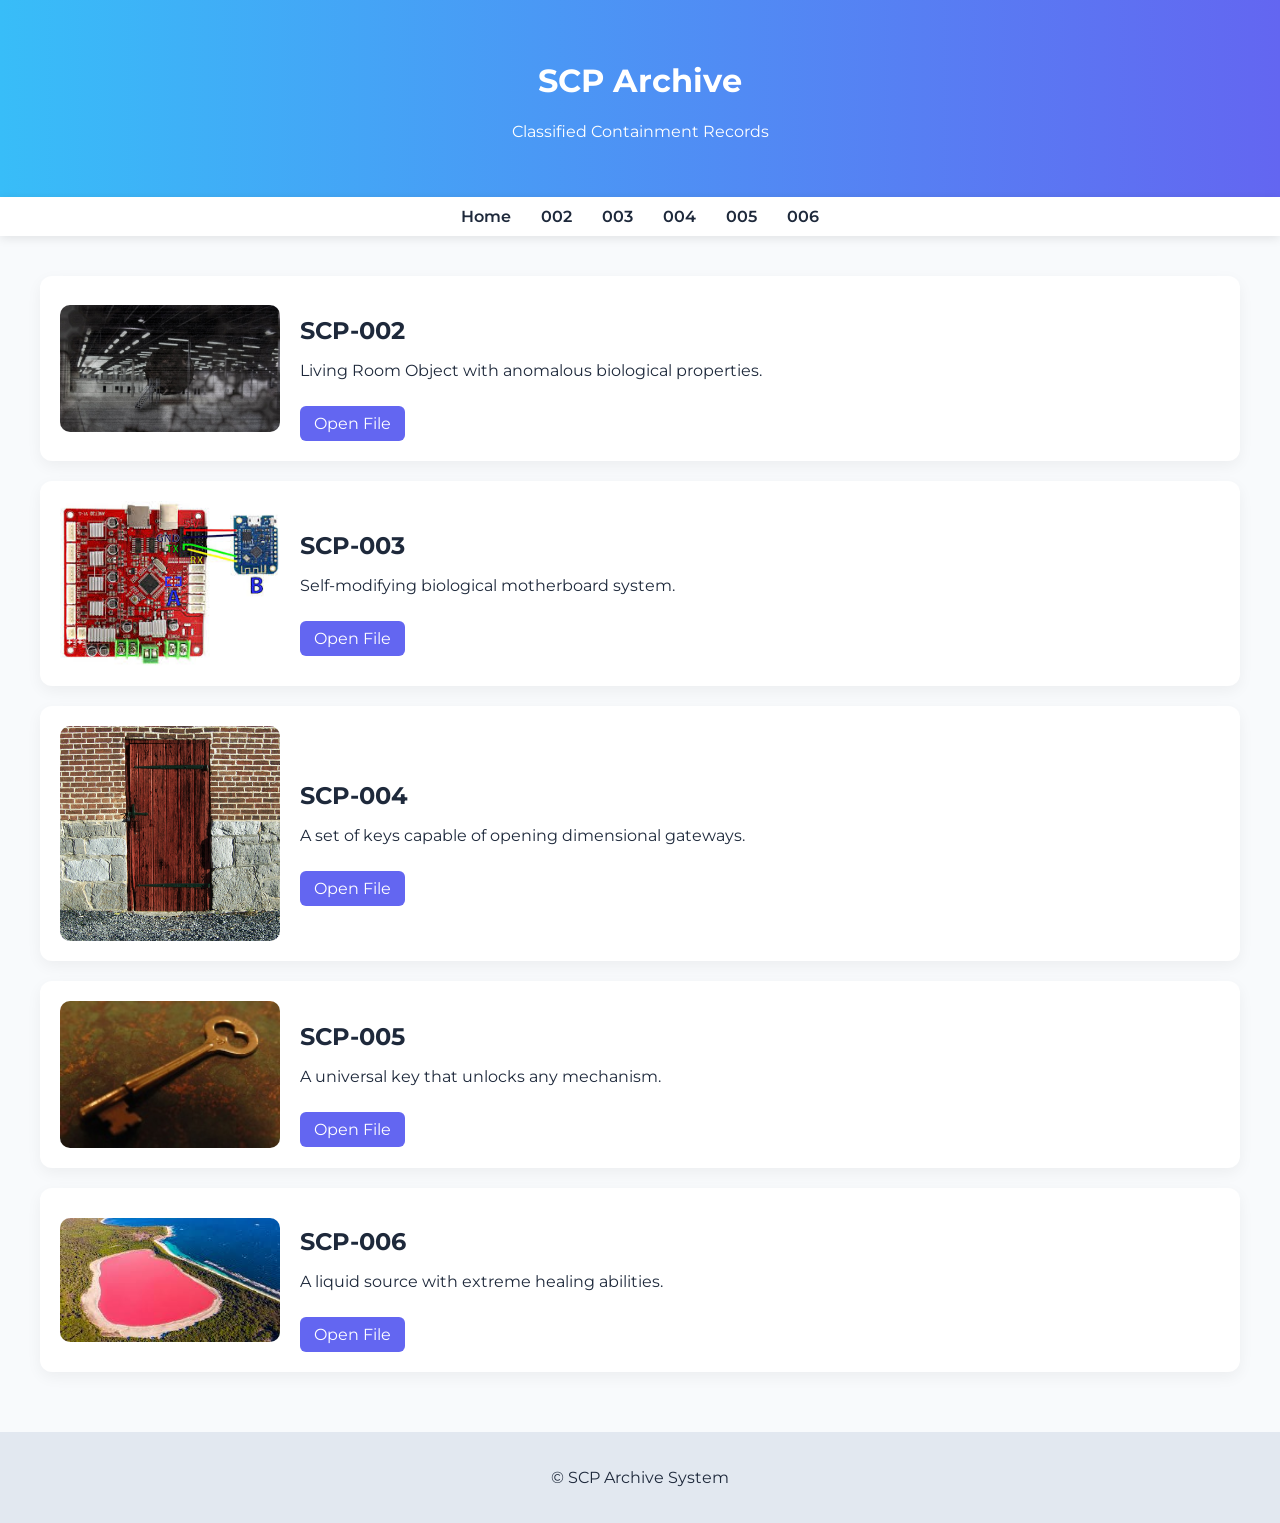
<file: index.html>
<!DOCTYPE html>
<html lang="en">
<head>
<meta charset="UTF-8">
<meta name="viewport" content="width=device-width, initial-scale=1.0">

<title>SCP Archive</title>

<link rel="stylesheet" href="style.css">

<!-- Different Font -->
<link href="https://fonts.googleapis.com/css2?family=Montserrat:wght@300;600&display=swap" rel="stylesheet">

</head>

<body>

<!-- HEADER -->
<header class="header">
    <h1>SCP Archive</h1>
    <p>Classified Containment Records</p>
</header>

<!-- NAV -->
<nav class="nav">
    <a href="index.html">Home</a>
    <a href="scp-002.html">002</a>
    <a href="/scp-003.html">003</a>
    <a href="/scp-004.html">004</a>
    <a href="/scp-005.html">005</a>
    <a href="/scp-006.html">006</a>
</nav>

<!-- CONTENT -->
<div class="container">

    <div class="row">
        <img src="images/scp002.jpg">
        <div>
            <h2>SCP-002</h2>
            <p>Living Room Object with anomalous biological properties.</p>
            <a href="/scp-002.html" class="btn">Open File</a>
        </div>
    </div>

    <div class="row">
        <img src="images/scp003.jpeg">
        <div>
            <h2>SCP-003</h2>
            <p>Self-modifying biological motherboard system.</p>
            <a href="/scp-003.html" class="btn">Open File</a>
        </div>
    </div>

    <div class="row">
        <img src="images/scp004.jpg">
        <div>
            <h2>SCP-004</h2>
            <p>A set of keys capable of opening dimensional gateways.</p>
            <a href="/scp-004.html" class="btn">Open File</a>
        </div>
    </div>

    <div class="row">
        <img src="images/scp005.jpg">
        <div>
            <h2>SCP-005</h2>
            <p>A universal key that unlocks any mechanism.</p>
            <a href="/scp-005.html" class="btn">Open File</a>
        </div>
    </div>

    <div class="row">
        <img src="images/scp006.jpeg">
        <div>
            <h2>SCP-006</h2>
            <p>A liquid source with extreme healing abilities.</p>
            <a href="/scp-006.html" class="btn">Open File</a>
        </div>
    </div>

</div>

<footer>
    <p>© SCP Archive System</p>
</footer>

</body>
</html>
</file>
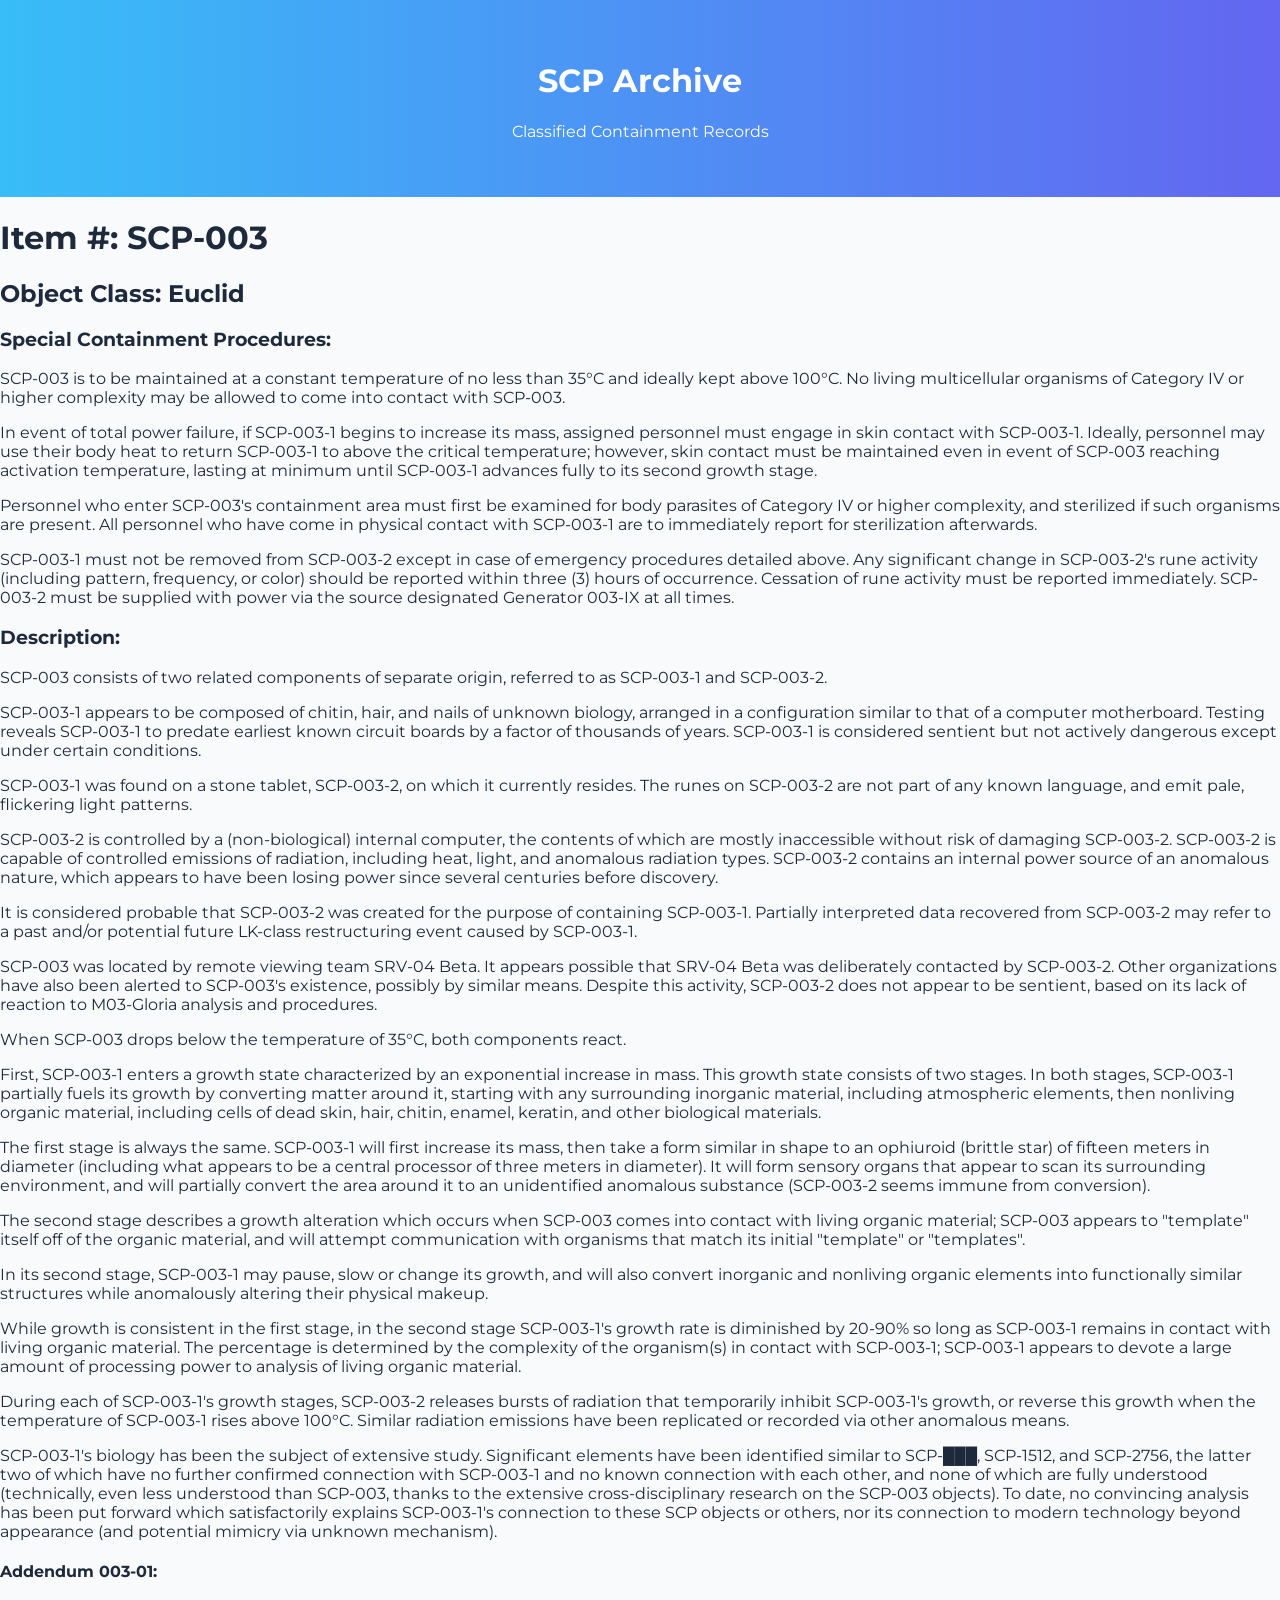
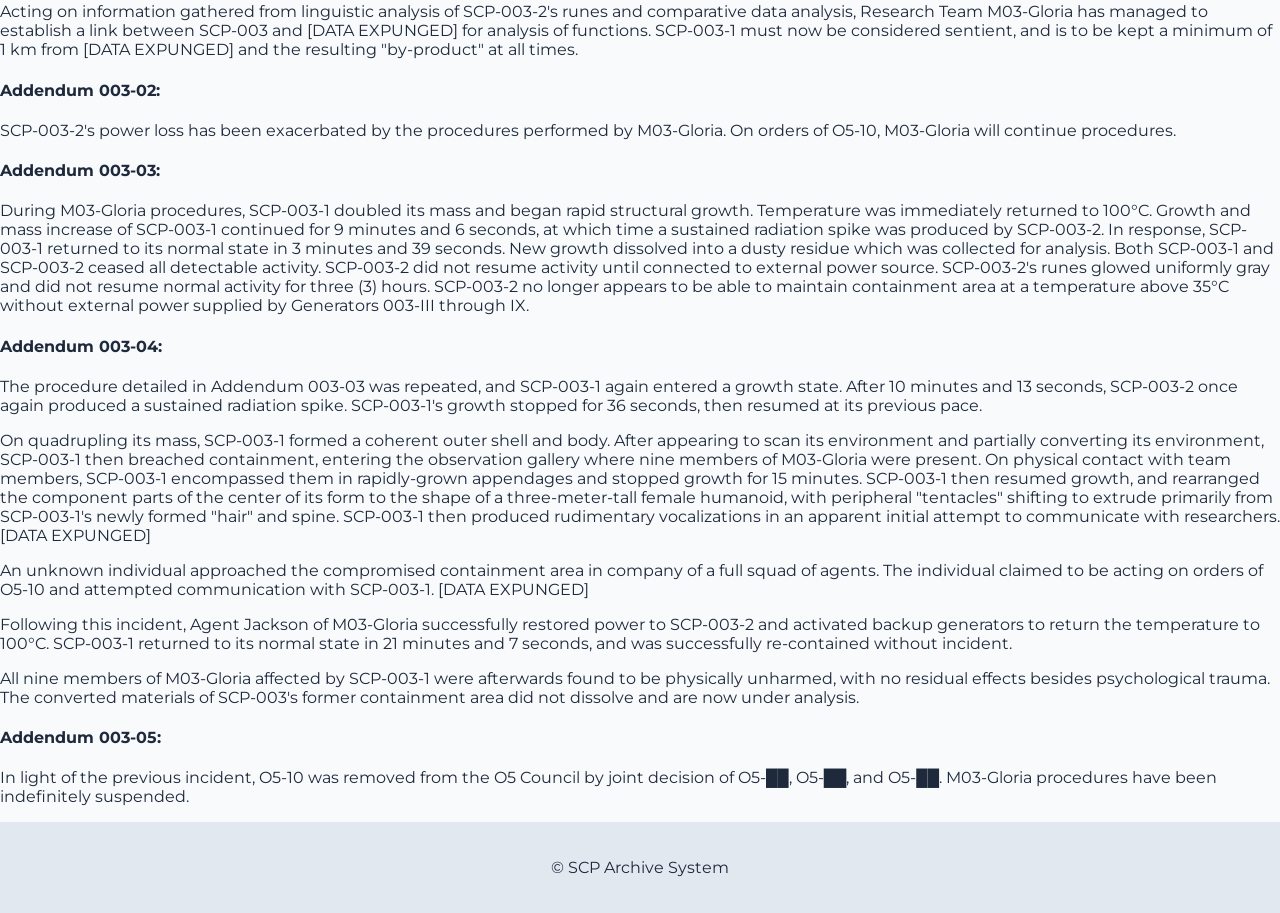
<file: scp-003.html>
<!DOCTYPE html>
<html lang="en">
<head>
<meta charset="UTF-8">
<meta name="viewport" content="width=device-width, initial-scale=1.0">

<title>SCP-003</title>

<link rel="stylesheet" href="/style.css">

<link href="https://fonts.googleapis.com/css2?family=Montserrat:wght@300;600&display=swap" rel="stylesheet">

</head>

<body>

<!-- HEADER -->
<header class="header">
    <h1>SCP Archive</h1>
    <p>Classified Containment Records</p>
</header>

  <body>
        <h1><b>Item #: </b>SCP-003</h1>
        <h2><b>Object Class: </b>Euclid</h2>
        <h3>Special Containment Procedures:</h3>
        <p>SCP-003 is to be maintained at a constant temperature of no less than 35°C and ideally kept above 100°C. No living multicellular organisms of Category IV or higher complexity may be allowed to come into contact with SCP-003.</p>
        <p>In event of total power failure, if SCP-003-1 begins to increase its mass, assigned personnel must engage in skin contact with SCP-003-1. Ideally, personnel may use their body heat to return SCP-003-1 to above the critical temperature; however, skin contact must be maintained even in event of SCP-003 reaching activation temperature, lasting at minimum until SCP-003-1 advances fully to its second growth stage.</p>
        <p>Personnel who enter SCP-003's containment area must first be examined for body parasites of Category IV or higher complexity, and sterilized if such organisms are present. All personnel who have come in physical contact with SCP-003-1 are to immediately report for sterilization afterwards.</p>
        <p>SCP-003-1 must not be removed from SCP-003-2 except in case of emergency procedures detailed above. Any significant change in SCP-003-2's rune activity (including pattern, frequency, or color) should be reported within three (3) hours of occurrence. Cessation of rune activity must be reported immediately. SCP-003-2 must be supplied with power via the source designated Generator 003-IX at all times.</p>
        <h3>Description:</h3>
        <p>SCP-003 consists of two related components of separate origin, referred to as SCP-003-1 and SCP-003-2.</p>
        <p>SCP-003-1 appears to be composed of chitin, hair, and nails of unknown biology, arranged in a configuration similar to that of a computer motherboard. Testing reveals SCP-003-1 to predate earliest known circuit boards by a factor of thousands of years. SCP-003-1 is considered sentient but not actively dangerous except under certain conditions.</p>
        <p>SCP-003-1 was found on a stone tablet, SCP-003-2, on which it currently resides. The runes on SCP-003-2 are not part of any known language, and emit pale, flickering light patterns.</p>
        <p>SCP-003-2 is controlled by a (non-biological) internal computer, the contents of which are mostly inaccessible without risk of damaging SCP-003-2. SCP-003-2 is capable of controlled emissions of radiation, including heat, light, and anomalous radiation types. SCP-003-2 contains an internal power source of an anomalous nature, which appears to have been losing power since several centuries before discovery.</p>
        <p>It is considered probable that SCP-003-2 was created for the purpose of containing SCP-003-1. Partially interpreted data recovered from SCP-003-2 may refer to a past and/or potential future LK-class restructuring event caused by SCP-003-1.</p>
        <p>SCP-003 was located by remote viewing team SRV-04 Beta. It appears possible that SRV-04 Beta was deliberately contacted by SCP-003-2. Other organizations have also been alerted to SCP-003's existence, possibly by similar means. Despite this activity, SCP-003-2 does not appear to be sentient, based on its lack of reaction to M03-Gloria analysis and procedures.</p>
        <p>When SCP-003 drops below the temperature of 35°C, both components react.</p>
        <p>First, SCP-003-1 enters a growth state characterized by an exponential increase in mass. This growth state consists of two stages. In both stages, SCP-003-1 partially fuels its growth by converting matter around it, starting with any surrounding inorganic material, including atmospheric elements, then nonliving organic material, including cells of dead skin, hair, chitin, enamel, keratin, and other biological materials.</p>
        <p>The first stage is always the same. SCP-003-1 will first increase its mass, then take a form similar in shape to an ophiuroid (brittle star) of fifteen meters in diameter (including what appears to be a central processor of three meters in diameter). It will form sensory organs that appear to scan its surrounding environment, and will partially convert the area around it to an unidentified anomalous substance (SCP-003-2 seems immune from conversion).</p>
        <p>The second stage describes a growth alteration which occurs when SCP-003 comes into contact with living organic material; SCP-003 appears to "template" itself off of the organic material, and will attempt communication with organisms that match its initial "template" or "templates".</p>
        <p>In its second stage, SCP-003-1 may pause, slow or change its growth, and will also convert inorganic and nonliving organic elements into functionally similar structures while anomalously altering their physical makeup.</p>
        <p>While growth is consistent in the first stage, in the second stage SCP-003-1's growth rate is diminished by 20-90% so long as SCP-003-1 remains in contact with living organic material. The percentage is determined by the complexity of the organism(s) in contact with SCP-003-1; SCP-003-1 appears to devote a large amount of processing power to analysis of living organic material.</p>
        <p>During each of SCP-003-1's growth stages, SCP-003-2 releases bursts of radiation that temporarily inhibit SCP-003-1's growth, or reverse this growth when the temperature of SCP-003-1 rises above 100°C. Similar radiation emissions have been replicated or recorded via other anomalous means.</p>
        <p>SCP-003-1's biology has been the subject of extensive study. Significant elements have been identified similar to SCP-███, SCP-1512, and SCP-2756, the latter two of which have no further confirmed connection with SCP-003-1 and no known connection with each other, and none of which are fully understood (technically, even less understood than SCP-003, thanks to the extensive cross-disciplinary research on the SCP-003 objects). To date, no convincing analysis has been put forward which satisfactorily explains SCP-003-1's connection to these SCP objects or others, nor its connection to modern technology beyond appearance (and potential mimicry via unknown mechanism).</p>
        <h4>Addendum 003-01:</h4>
        <p>Acting on information gathered from linguistic analysis of SCP-003-2's runes and comparative data analysis, Research Team M03-Gloria has managed to establish a link between SCP-003 and [DATA EXPUNGED] for analysis of functions. SCP-003-1 must now be considered sentient, and is to be kept a minimum of 1 km from [DATA EXPUNGED] and the resulting "by-product" at all times.</p>
        <h4>Addendum 003-02:</h4>
        <p>SCP-003-2's power loss has been exacerbated by the procedures performed by M03-Gloria. On orders of O5-10, M03-Gloria will continue procedures.</p>
        <h4>Addendum 003-03:</h4>
        <p>During M03-Gloria procedures, SCP-003-1 doubled its mass and began rapid structural growth. Temperature was immediately returned to 100°C. Growth and mass increase of SCP-003-1 continued for 9 minutes and 6 seconds, at which time a sustained radiation spike was produced by SCP-003-2. In response, SCP-003-1 returned to its normal state in 3 minutes and 39 seconds. New growth dissolved into a dusty residue which was collected for analysis. Both SCP-003-1 and SCP-003-2 ceased all detectable activity. SCP-003-2 did not resume activity until connected to external power source. SCP-003-2's runes glowed uniformly gray and did not resume normal activity for three (3) hours. SCP-003-2 no longer appears to be able to maintain containment area at a temperature above 35°C without external power supplied by Generators 003-III through IX.</p>
        <h4>Addendum 003-04:</h4>
        <p>The procedure detailed in Addendum 003-03 was repeated, and SCP-003-1 again entered a growth state. After 10 minutes and 13 seconds, SCP-003-2 once again produced a sustained radiation spike. SCP-003-1's growth stopped for 36 seconds, then resumed at its previous pace.</p>
        <p>On quadrupling its mass, SCP-003-1 formed a coherent outer shell and body. After appearing to scan its environment and partially converting its environment, SCP-003-1 then breached containment, entering the observation gallery where nine members of M03-Gloria were present. On physical contact with team members, SCP-003-1 encompassed them in rapidly-grown appendages and stopped growth for 15 minutes. SCP-003-1 then resumed growth, and rearranged the component parts of the center of its form to the shape of a three-meter-tall female humanoid, with peripheral "tentacles" shifting to extrude primarily from SCP-003-1's newly formed "hair" and spine. SCP-003-1 then produced rudimentary vocalizations in an apparent initial attempt to communicate with researchers. [DATA EXPUNGED]</p>
        <p>An unknown individual approached the compromised containment area in company of a full squad of agents. The individual claimed to be acting on orders of O5-10 and attempted communication with SCP-003-1. [DATA EXPUNGED]</p>
        <p>Following this incident, Agent Jackson of M03-Gloria successfully restored power to SCP-003-2 and activated backup generators to return the temperature to 100°C. SCP-003-1 returned to its normal state in 21 minutes and 7 seconds, and was successfully re-contained without incident.</p>
        <p>All nine members of M03-Gloria affected by SCP-003-1 were afterwards found to be physically unharmed, with no residual effects besides psychological trauma. The converted materials of SCP-003's former containment area did not dissolve and are now under analysis.</p>
        <h4>Addendum 003-05:</h4>
        <p>In light of the previous incident, O5-10 was removed from the O5 Council by joint decision of O5-██, O5-██, and O5-██. M03-Gloria procedures have been indefinitely suspended.</p>
    </body>

          

            <p>
           
            </p>
        </div>
    </div>

</div>

<footer>
    <p>© SCP Archive System</p>
</footer>

</body>
</html>
</file>
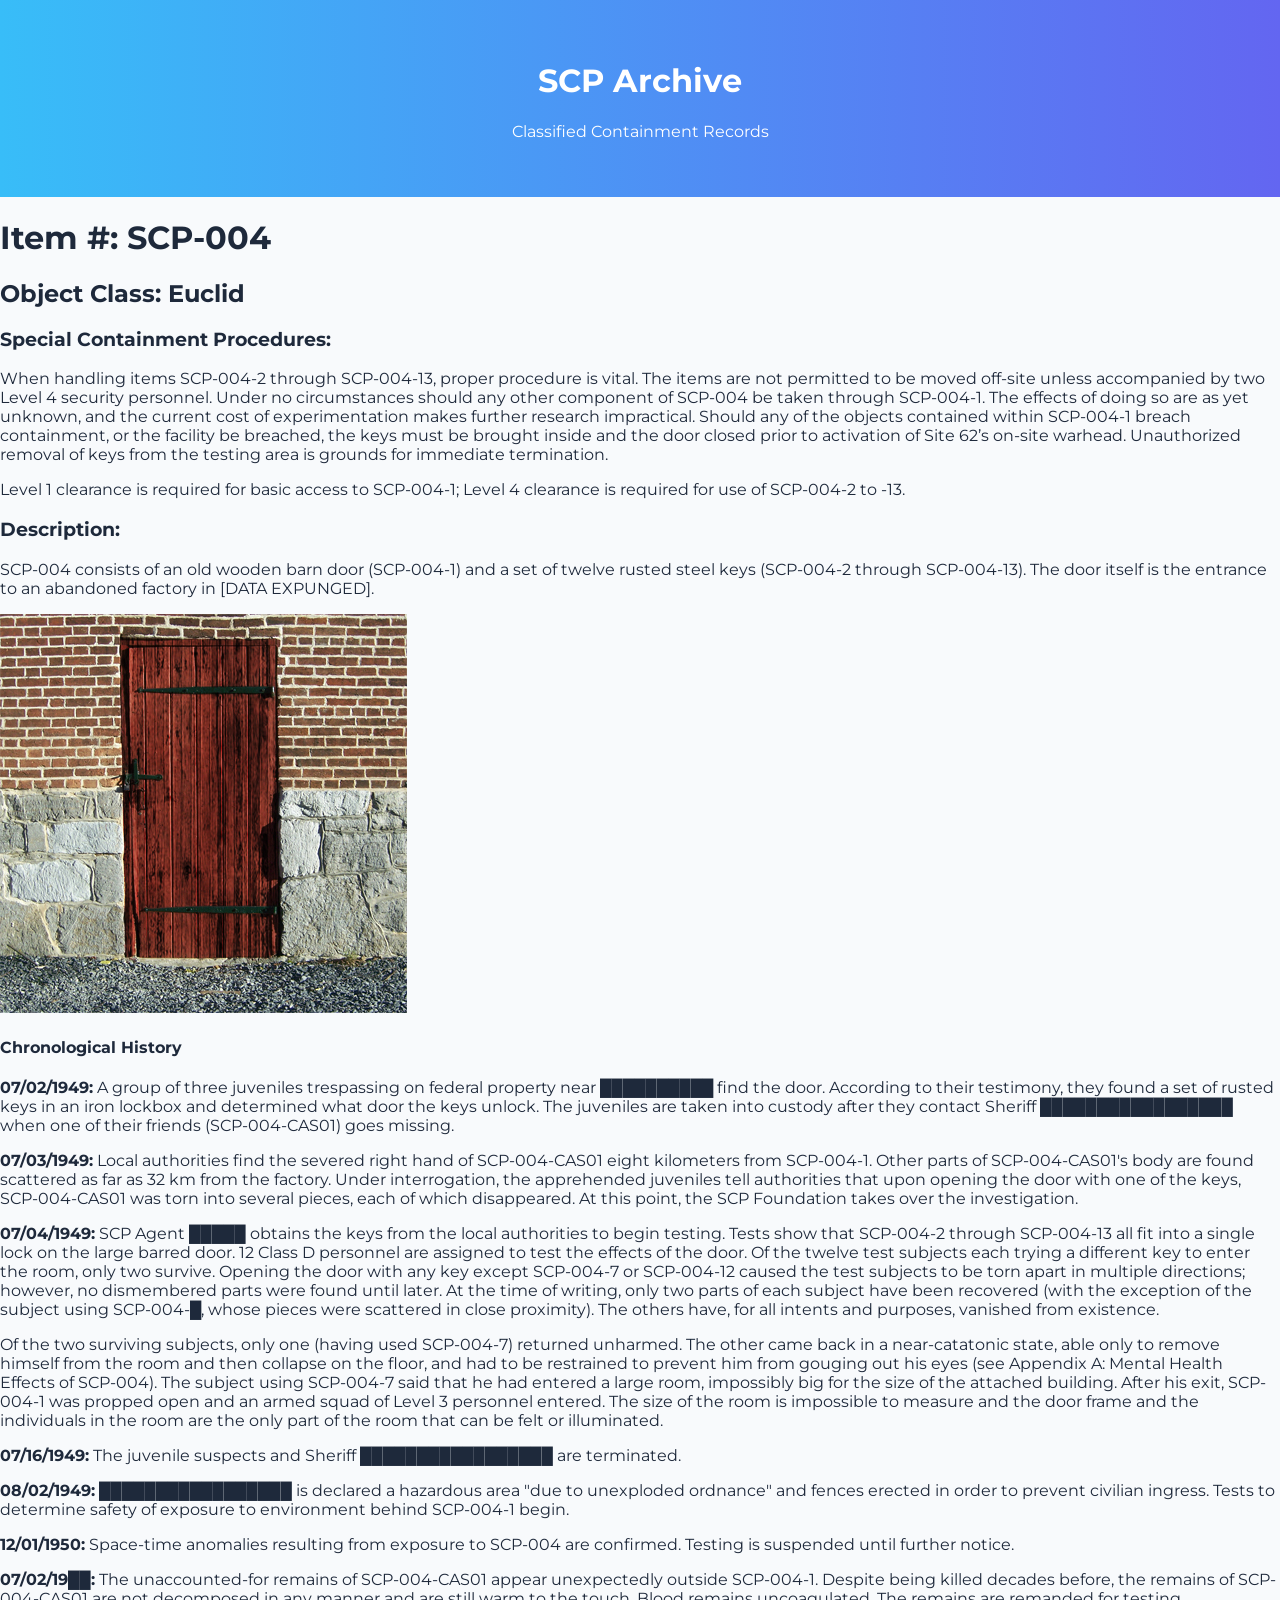
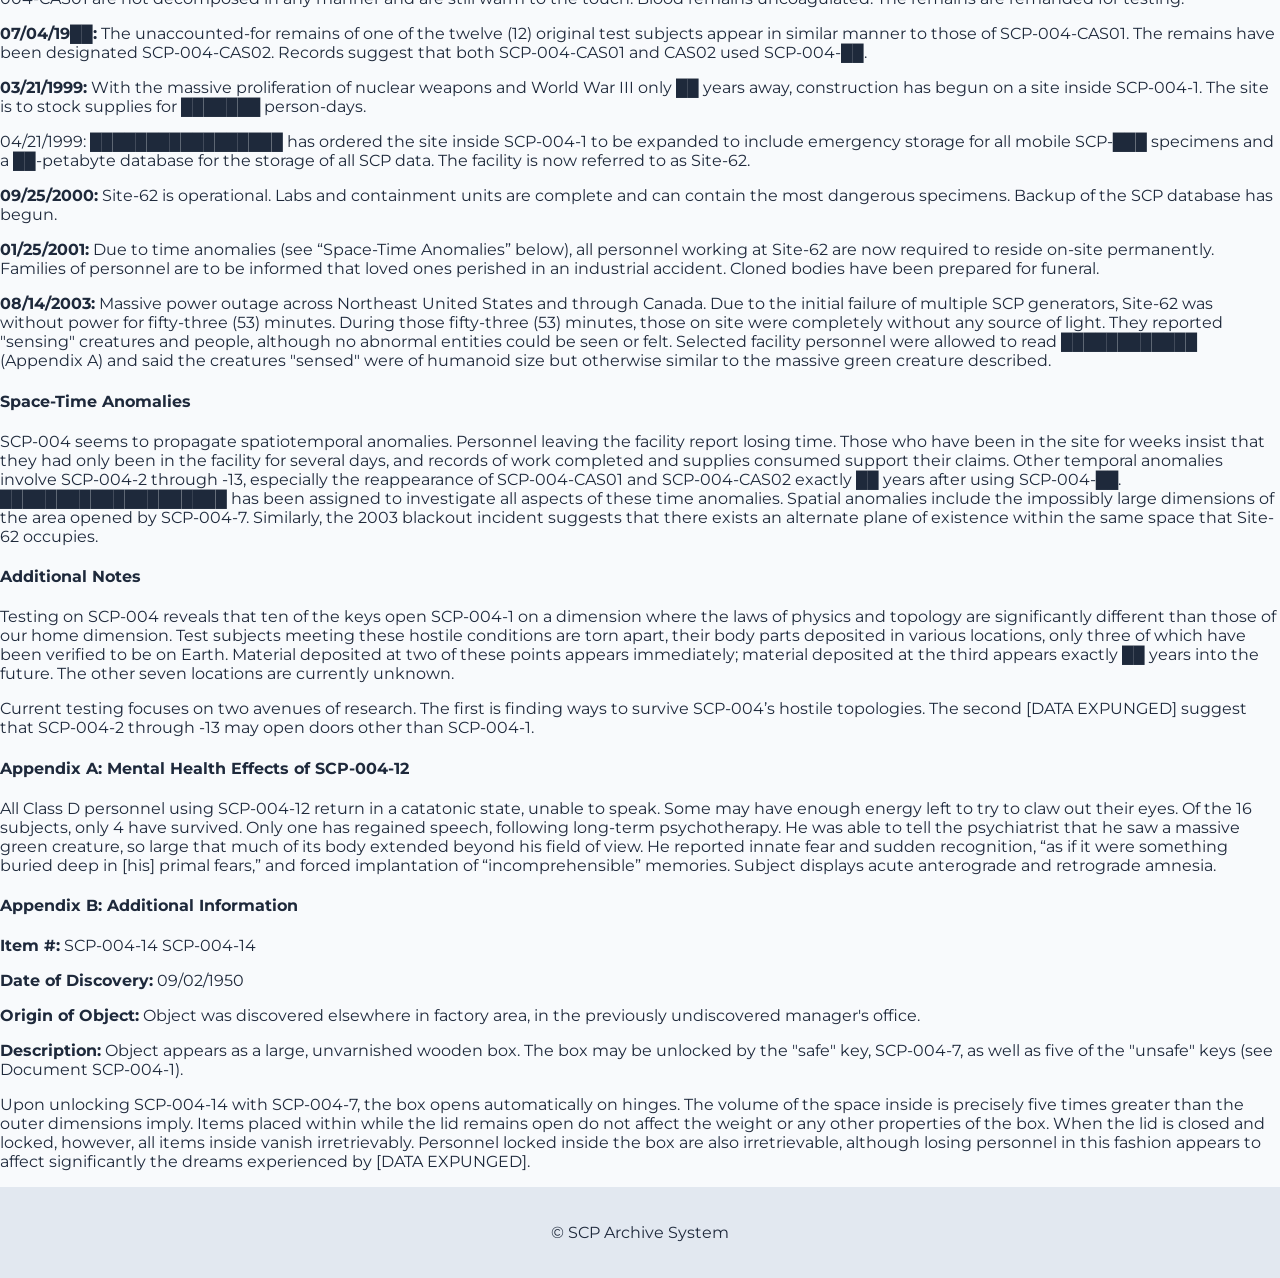
<file: scp-004.html>
<!DOCTYPE html>
<html lang="en">
<head>
<meta charset="UTF-8">
<meta name="viewport" content="width=device-width, initial-scale=1.0">

<title>SCP-004</title>

<link rel="stylesheet" href="/style.css">

<link href="https://fonts.googleapis.com/css2?family=Montserrat:wght@300;600&display=swap" rel="stylesheet">

</head>

<body>

<!-- HEADER -->
<header class="header">
    <h1>SCP Archive</h1>
    <p>Classified Containment Records</p>
</header>

  <body>
        <h1><b>Item #: </b>SCP-004</h1>
        <h2><b>Object Class: </b>Euclid</h2>
        <h3>Special Containment Procedures:</h3>
        <p>When handling items SCP-004-2 through SCP-004-13, proper procedure is vital. The items are not permitted to be moved off-site unless accompanied by two Level 4 security personnel. Under no circumstances should any other component of SCP-004 be taken through SCP-004-1. The effects of doing so are as yet unknown, and the current cost of experimentation makes further research impractical. Should any of the objects contained within SCP-004-1 breach containment, or the facility be breached, the keys must be brought inside and the door closed prior to activation of Site 62’s on-site warhead. Unauthorized removal of keys from the testing area is grounds for immediate termination.</p>
        <p>Level 1 clearance is required for basic access to SCP-004-1; Level 4 clearance is required for use of SCP-004-2 to -13.</p>
        <h3>Description:</h3>
        <p>SCP-004 consists of an old wooden barn door (SCP-004-1) and a set of twelve rusted steel keys (SCP-004-2 through SCP-004-13). The door itself is the entrance to an abandoned factory in [DATA EXPUNGED].</p>
        <p><img src="images/scp004.jpg"></p>
        <h4>Chronological History</h4>
        <p><b>07/02/1949:</b> A group of three juveniles trespassing on federal property near ██████████ find the door. According to their testimony, they found a set of rusted keys in an iron lockbox and determined what door the keys unlock. The juveniles are taken into custody after they contact Sheriff █████████████████ when one of their friends (SCP-004-CAS01) goes missing.</p>
        <p><b>07/03/1949:</b> Local authorities find the severed right hand of SCP-004-CAS01 eight kilometers from SCP-004-1. Other parts of SCP-004-CAS01's body are found scattered as far as 32 km from the factory. Under interrogation, the apprehended juveniles tell authorities that upon opening the door with one of the keys, SCP-004-CAS01 was torn into several pieces, each of which disappeared. At this point, the SCP Foundation takes over the investigation.</p>
        <p><b>07/04/1949:</b> SCP Agent █████ obtains the keys from the local authorities to begin testing. Tests show that SCP-004-2 through SCP-004-13 all fit into a single lock on the large barred door. 12 Class D personnel are assigned to test the effects of the door. Of the twelve test subjects each trying a different key to enter the room, only two survive. Opening the door with any key except SCP-004-7 or SCP-004-12 caused the test subjects to be torn apart in multiple directions; however, no dismembered parts were found until later. At the time of writing, only two parts of each subject have been recovered (with the exception of the subject using SCP-004-█, whose pieces were scattered in close proximity). The others have, for all intents and purposes, vanished from existence.</p>
        <p>Of the two surviving subjects, only one (having used SCP-004-7) returned unharmed. The other came back in a near-catatonic state, able only to remove himself from the room and then collapse on the floor, and had to be restrained to prevent him from gouging out his eyes (see Appendix A: Mental Health Effects of SCP-004). The subject using SCP-004-7 said that he had entered a large room, impossibly big for the size of the attached building. After his exit, SCP-004-1 was propped open and an armed squad of Level 3 personnel entered. The size of the room is impossible to measure and the door frame and the individuals in the room are the only part of the room that can be felt or illuminated.</p>
        <p><b>07/16/1949:</b> The juvenile suspects and Sheriff █████████████████ are terminated.</p>
        <p><b>08/02/1949:</b> █████████████████ is declared a hazardous area "due to unexploded ordnance" and fences erected in order to prevent civilian ingress. Tests to determine safety of exposure to environment behind SCP-004-1 begin.</p>
        <p><b>12/01/1950:</b> Space-time anomalies resulting from exposure to SCP-004 are confirmed. Testing is suspended until further notice.</p>
        <p><b>07/02/19██:</b> The unaccounted-for remains of SCP-004-CAS01 appear unexpectedly outside SCP-004-1. Despite being killed decades before, the remains of SCP-004-CAS01 are not decomposed in any manner and are still warm to the touch. Blood remains uncoagulated. The remains are remanded for testing.</p>
        <p><b>07/04/19██:</b> The unaccounted-for remains of one of the twelve (12) original test subjects appear in similar manner to those of SCP-004-CAS01. The remains have been designated SCP-004-CAS02. Records suggest that both SCP-004-CAS01 and CAS02 used SCP-004-██.</p>
        <p><b>03/21/1999:</b> With the massive proliferation of nuclear weapons and World War III only ██ years away, construction has begun on a site inside SCP-004-1. The site is to stock supplies for ███████ person-days.</p>
        <p>04/21/1999: █████████████████ has ordered the site inside SCP-004-1 to be expanded to include emergency storage for all mobile SCP-███ specimens and a ██-petabyte database for the storage of all SCP data. The facility is now referred to as Site-62.</p>
        <p><b>09/25/2000:</b> Site-62 is operational. Labs and containment units are complete and can contain the most dangerous specimens. Backup of the SCP database has begun.</p>
        <p><b>01/25/2001:</b> Due to time anomalies (see “Space-Time Anomalies” below), all personnel working at Site-62 are now required to reside on-site permanently. Families of personnel are to be informed that loved ones perished in an industrial accident. Cloned bodies have been prepared for funeral.</p>
        <p><b>08/14/2003:</b> Massive power outage across Northeast United States and through Canada. Due to the initial failure of multiple SCP generators, Site-62 was without power for fifty-three (53) minutes. During those fifty-three (53) minutes, those on site were completely without any source of light. They reported "sensing" creatures and people, although no abnormal entities could be seen or felt. Selected facility personnel were allowed to read ████████████ (Appendix A) and said the creatures "sensed" were of humanoid size but otherwise similar to the massive green creature described.</p>
        <h4>Space-Time Anomalies</h4>
        <p>SCP-004 seems to propagate spatiotemporal anomalies. Personnel leaving the facility report losing time. Those who have been in the site for weeks insist that they had only been in the facility for several days, and records of work completed and supplies consumed support their claims. Other temporal anomalies involve SCP-004-2 through -13, especially the reappearance of SCP-004-CAS01 and SCP-004-CAS02 exactly ██ years after using SCP-004-██. ████████████████████ has been assigned to investigate all aspects of these time anomalies. Spatial anomalies include the impossibly large dimensions of the area opened by SCP-004-7. Similarly, the 2003 blackout incident suggests that there exists an alternate plane of existence within the same space that Site-62 occupies.</p>
        <h4>Additional Notes</h4>
        <p>Testing on SCP-004 reveals that ten of the keys open SCP-004-1 on a dimension where the laws of physics and topology are significantly different than those of our home dimension. Test subjects meeting these hostile conditions are torn apart, their body parts deposited in various locations, only three of which have been verified to be on Earth. Material deposited at two of these points appears immediately; material deposited at the third appears exactly ██ years into the future. The other seven locations are currently unknown.</p>
        <p>Current testing focuses on two avenues of research. The first is finding ways to survive SCP-004’s hostile topologies. The second [DATA EXPUNGED] suggest that SCP-004-2 through -13 may open doors other than SCP-004-1.</p>
        <h4>Appendix A: Mental Health Effects of SCP-004-12</h4>
        <p>All Class D personnel using SCP-004-12 return in a catatonic state, unable to speak. Some may have enough energy left to try to claw out their eyes. Of the 16 subjects, only 4 have survived. Only one has regained speech, following long-term psychotherapy. He was able to tell the psychiatrist that he saw a massive green creature, so large that much of its body extended beyond his field of view. He reported innate fear and sudden recognition, “as if it were something buried deep in [his] primal fears,” and forced implantation of “incomprehensible” memories. Subject displays acute anterograde and retrograde amnesia.</p>
        <h4>Appendix B: Additional Information</h4>
        <p><b>Item #:</b> SCP-004-14 SCP-004-14</p>
        <p><b>Date of Discovery:</b> 09/02/1950</p>
        <p><b>Origin of Object:</b> Object was discovered elsewhere in factory area, in the previously undiscovered manager's office.</p>
        <p><b>Description:</b> Object appears as a large, unvarnished wooden box. The box may be unlocked by the "safe" key, SCP-004-7, as well as five of the "unsafe" keys (see Document SCP-004-1).</p>
        <p>Upon unlocking SCP-004-14 with SCP-004-7, the box opens automatically on hinges. The volume of the space inside is precisely five times greater than the outer dimensions imply. Items placed within while the lid remains open do not affect the weight or any other properties of the box. When the lid is closed and locked, however, all items inside vanish irretrievably. Personnel locked inside the box are also irretrievable, although losing personnel in this fashion appears to affect significantly the dreams experienced by [DATA EXPUNGED].</p>
    </body>


          

            <p>
           
            </p>
        </div>
    </div>

</div>

<footer>
    <p>© SCP Archive System</p>
</footer>

</body>
</html>
</file>
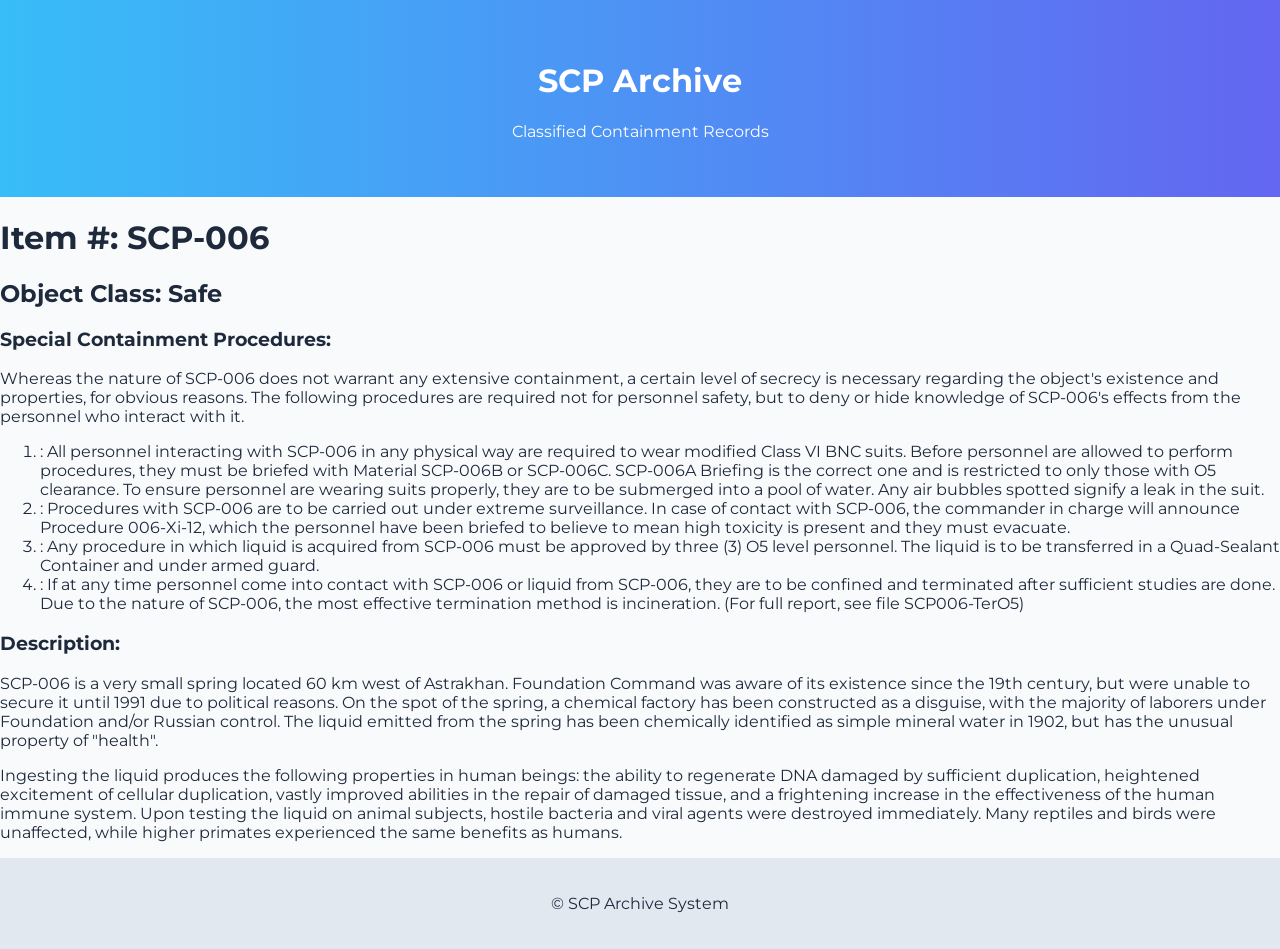
<file: scp-006.html>
<!DOCTYPE html>
<html lang="en">
<head>
<meta charset="UTF-8">
<meta name="viewport" content="width=device-width, initial-scale=1.0">

<title>SCP-006</title>

<link rel="stylesheet" href="/style.css">

<link href="https://fonts.googleapis.com/css2?family=Montserrat:wght@300;600&display=swap" rel="stylesheet">

</head>

<body>

<!-- HEADER -->
<header class="header">
    <h1>SCP Archive</h1>
    <p>Classified Containment Records</p>
</header>

       <body>
        <h1><b>Item #: </b>SCP-006</h1>
        <h2><b>Object Class: </b>Safe</h2>
        <h3>Special Containment Procedures:</h3>
        <p>Whereas the nature of SCP-006 does not warrant any extensive containment, a certain level of secrecy is necessary regarding the object's existence and properties, for obvious reasons. The following procedures are required not for personnel safety, but to deny or hide knowledge of SCP-006's effects from the personnel who interact with it.</p>
        <p>
            <ol>
                <li>: All personnel interacting with SCP-006 in any physical way are required to wear modified Class VI BNC suits. Before personnel are allowed to perform procedures, they must be briefed with Material SCP-006B or SCP-006C. SCP-006A Briefing is the correct one and is restricted to only those with O5 clearance. To ensure personnel are wearing suits properly, they are to be submerged into a pool of water. Any air bubbles spotted signify a leak in the suit.</li>
                <li>: Procedures with SCP-006 are to be carried out under extreme surveillance. In case of contact with SCP-006, the commander in charge will announce Procedure 006-Xi-12, which the personnel have been briefed to believe to mean high toxicity is present and they must evacuate.</li>
                <li>: Any procedure in which liquid is acquired from SCP-006 must be approved by three (3) O5 level personnel. The liquid is to be transferred in a Quad-Sealant Container and under armed guard.</li>
                <li>: If at any time personnel come into contact with SCP-006 or liquid from SCP-006, they are to be confined and terminated after sufficient studies are done. Due to the nature of SCP-006, the most effective termination method is incineration. (For full report, see file SCP006-TerO5)</li>
            </ol>
        </p>
        
        <h3>Description:</h3>
        <p>SCP-006 is a very small spring located 60 km west of Astrakhan. Foundation Command was aware of its existence since the 19th century, but were unable to secure it until 1991 due to political reasons. On the spot of the spring, a chemical factory has been constructed as a disguise, with the majority of laborers under Foundation and/or Russian control. The liquid emitted from the spring has been chemically identified as simple mineral water in 1902, but has the unusual property of "health".</p>
        <p>Ingesting the liquid produces the following properties in human beings: the ability to regenerate DNA damaged by sufficient duplication, heightened excitement of cellular duplication, vastly improved abilities in the repair of damaged tissue, and a frightening increase in the effectiveness of the human immune system. Upon testing the liquid on animal subjects, hostile bacteria and viral agents were destroyed immediately. Many reptiles and birds were unaffected, while higher primates experienced the same benefits as humans.</p>
      
    </body>

          

            <p>
           
            </p>
        </div>
    </div>

</div>

<footer>
    <p>© SCP Archive System</p>
</footer>

</body>
</html>
</file>
<file: style.css>
body {
    font-family: 'Montserrat', sans-serif;
    margin: 0;
    background: #f8fafc;
    color: #1e293b;
}

/* HEADER */
.header {
    text-align: center;
    padding: 40px 20px;
    background: linear-gradient(to right, #38bdf8, #6366f1);
    color: white;
}

/* NAV */
.nav {
    display: flex;
    justify-content: center;
    background: white;
    padding: 10px;
    box-shadow: 0 2px 10px rgba(0,0,0,0.1);
}

.nav a {
    margin: 0 15px;
    text-decoration: none;
    color: #1e293b;
    font-weight: 600;
}

.nav a:hover {
    color: #6366f1;
}

/* CONTAINER */
.container {
    padding: 40px;
}

/* ROW STYLE */
.row {
    display: flex;
    align-items: center;
    background: white;
    margin-bottom: 20px;
    padding: 20px;
    border-radius: 12px;
    box-shadow: 0 5px 15px rgba(0,0,0,0.05);
    transition: 0.3s;
}

.row:hover {
    transform: scale(1.02);
}

/* IMAGE */
.row img {
    width: 220px;
    border-radius: 10px;
    margin-right: 20px;
}

/* TEXT */
.row h2 {
    margin-bottom: 10px;
}

/* BUTTON */
.btn {
    display: inline-block;
    margin-top: 10px;
    background: #6366f1;
    color: white;
    padding: 8px 14px;
    border-radius: 6px;
    text-decoration: none;
}

.btn:hover {
    background: #4f46e5;
}

/* FOOTER */
footer {
    text-align: center;
    padding: 20px;
    background: #e2e8f0;
}

/* MOBILE */
@media (max-width: 768px) {
    .row {
        flex-direction: column;
        text-align: center;
    }

    .row img {
        margin-bottom: 15px;
        margin-right: 0;
        width: 100%;
    }
}
</file>
